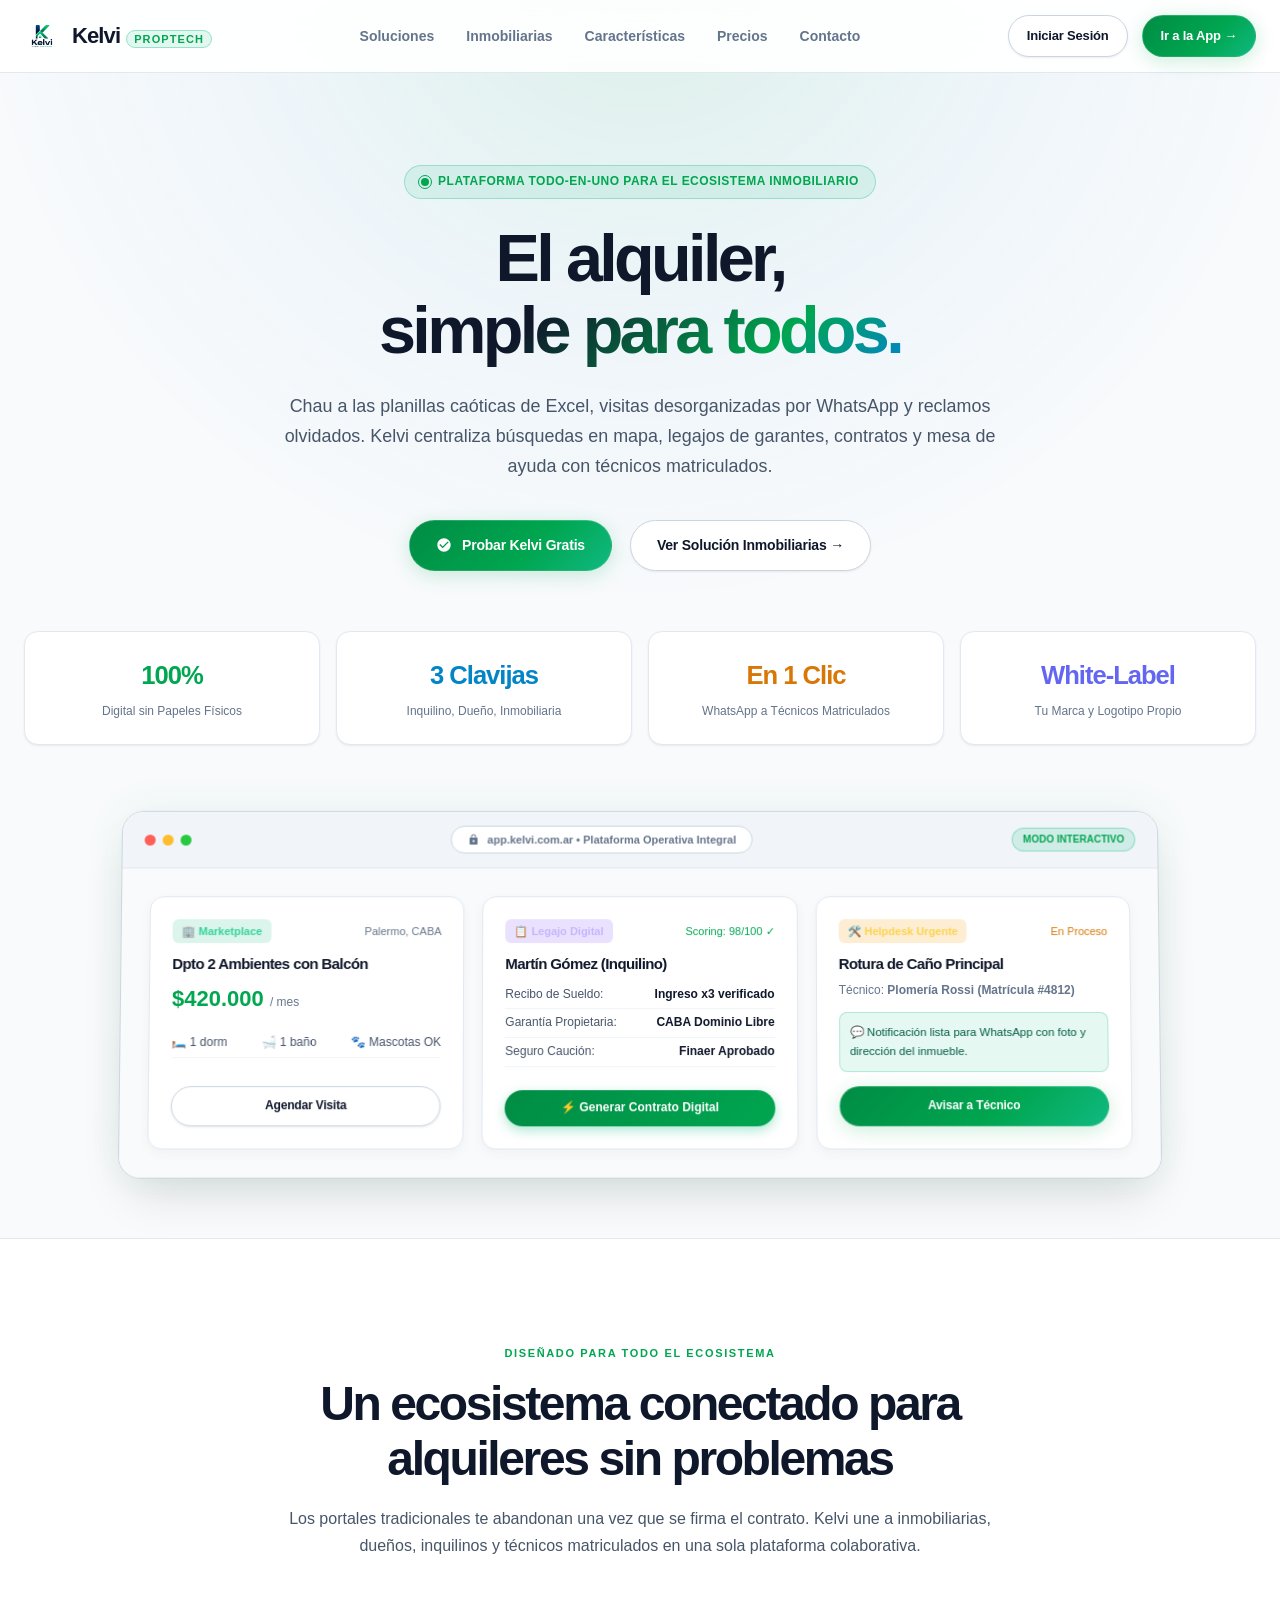
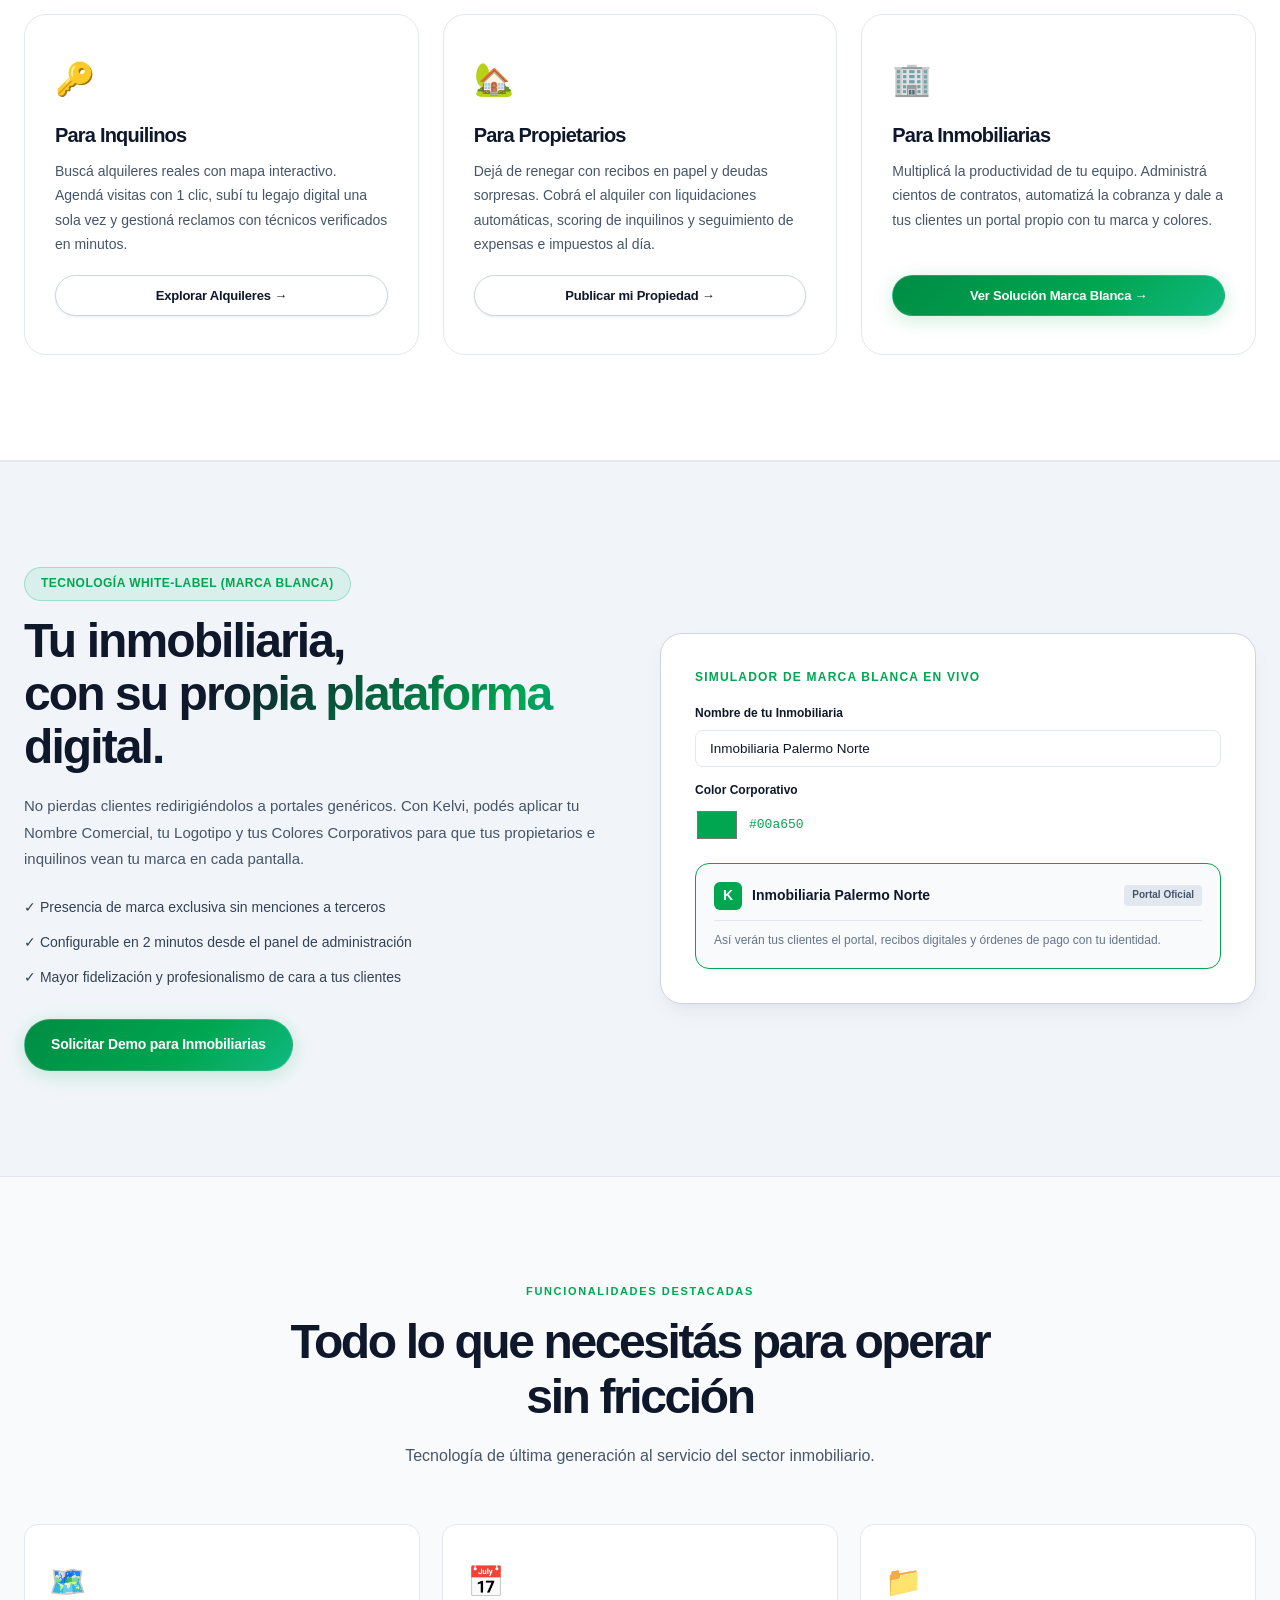
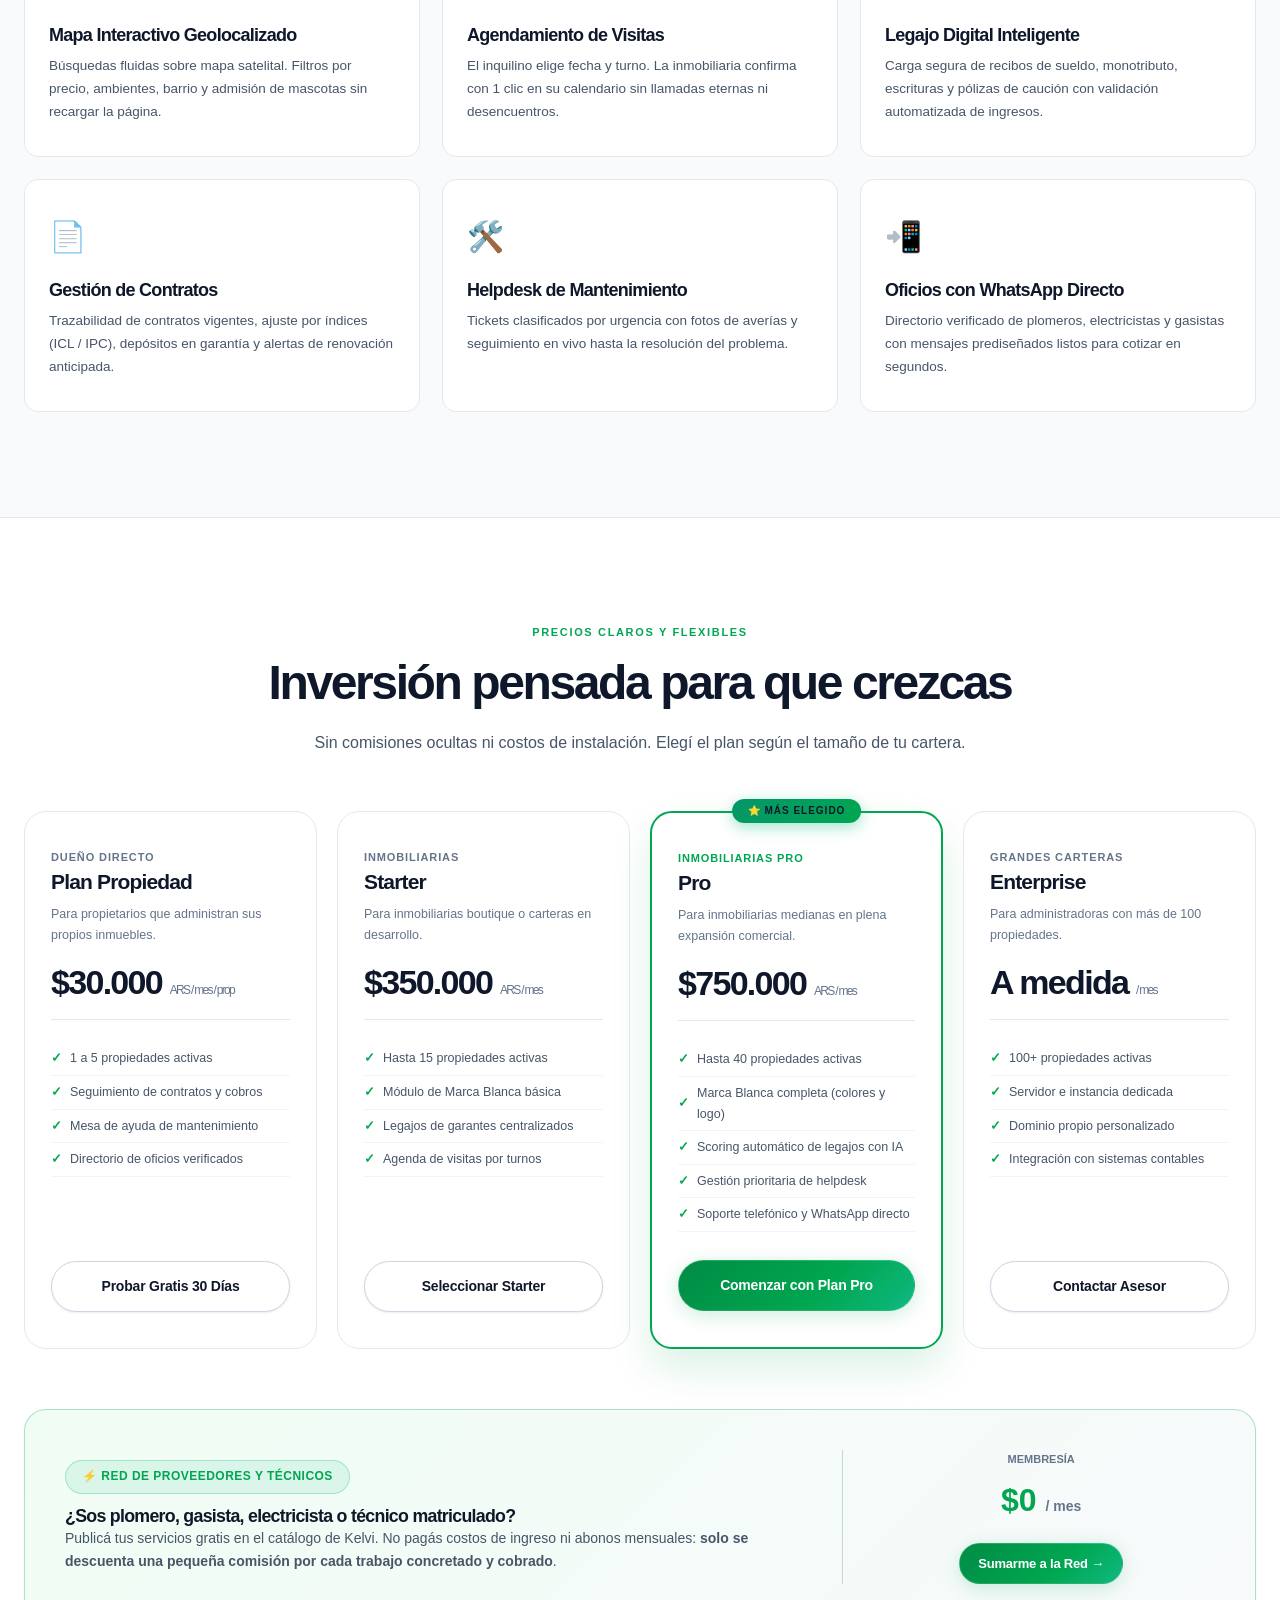
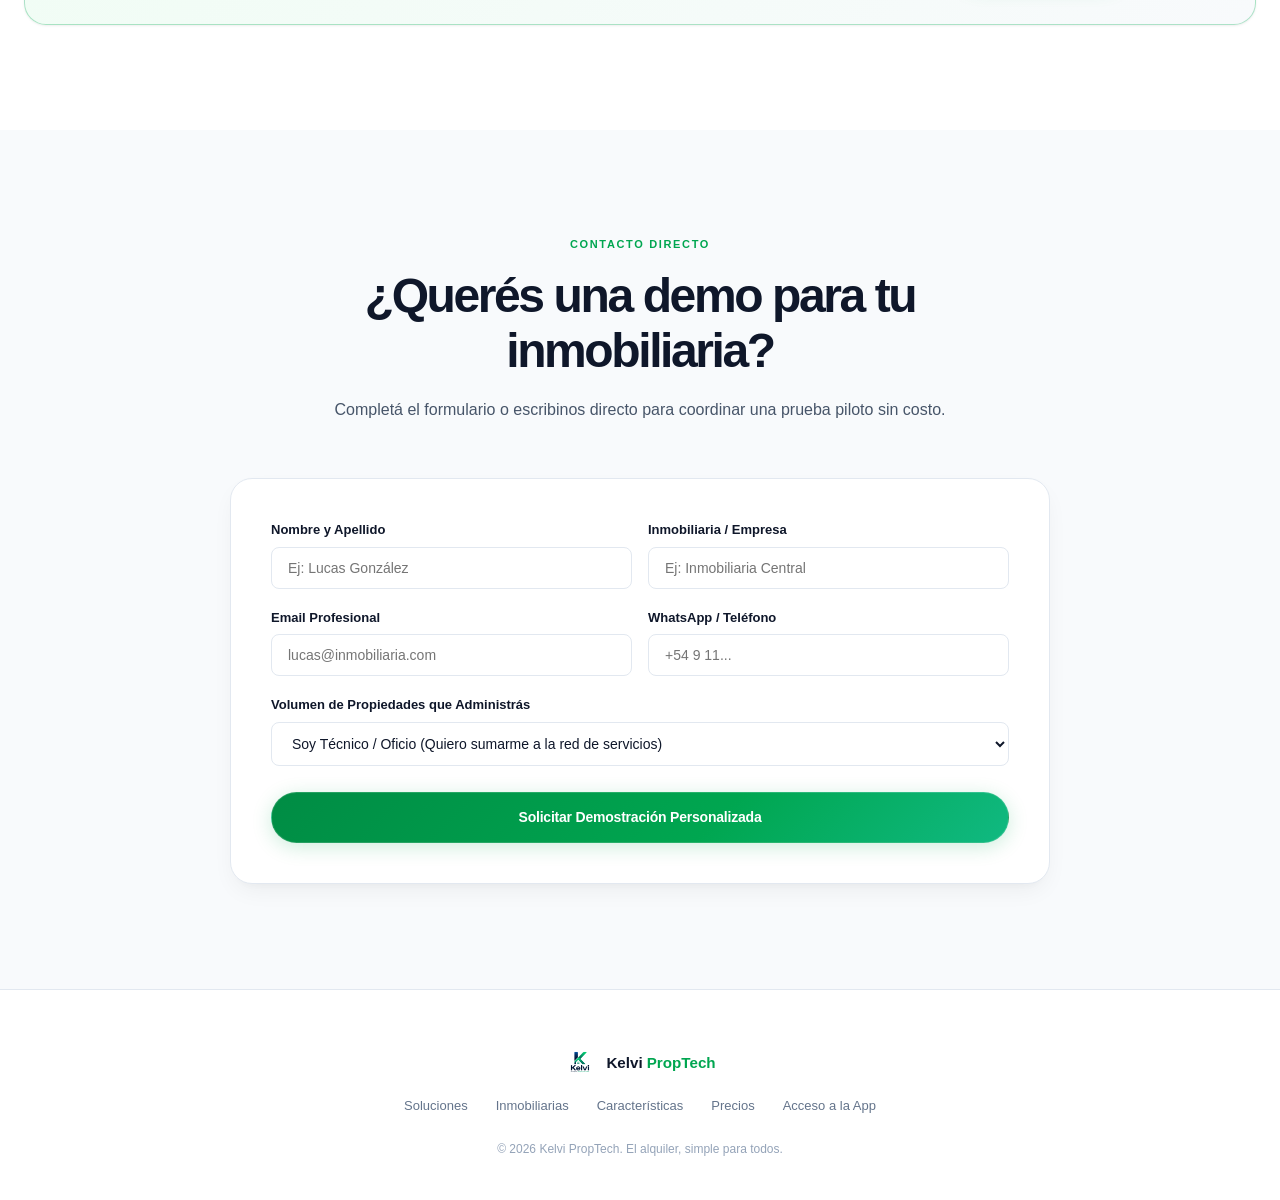
<file: frontend/index.html>
<!DOCTYPE html>
<html lang="es-AR">
<head>
  <meta charset="utf-8">
  <meta name="viewport" content="width=device-width, initial-scale=1">
  <title>Kelvi — El Alquiler, Simple para Todos · Plataforma PropTech Integral</title>
  <meta name="description" content="Kelvi simplifica la gestión integral de alquileres: marketplace interactivo, visitas, scoring de legajos de garantes con IA, contratos y mesa de ayuda con técnicos matriculados.">
  <meta name="theme-color" content="#ffffff">
  <link rel="icon" type="image/png" href="img/logo.png">

  <style>
    /* ==========================================================================
       Kelvi PropTech — World-Class Real Estate Editorial Design System
       Zero-Bloat Vanilla Architecture (No Tailwind, No Heavy Frameworks)
       Palette: Deep Obsidian (#060911), Emerald Trust (#10b981 / #00a650), Royal Violet
       ========================================================================== */

    :root {
      /* Palette Light Clean */
      --bg-canvas: #f8fafc;
      --bg-surface: #ffffff;
      --bg-surface-elevated: #f1f5f9;
      --bg-surface-hover: #e2e8f0;
      --border-subtle: #e2e8f0;
      --border-glow: rgba(0, 166, 80, 0.25);

      /* Accents */
      --brand: #00a650;
      --emerald: #00a650;
      --emerald-glow: rgba(0, 166, 80, 0.2);
      --purple: #6366f1;
      --purple-soft: rgba(99, 102, 241, 0.1);
      --cyan: #0284c7;
      --amber: #d97706;

      /* Typography */
      --text-main: #0f172a;
      --text-body: #475569;
      --text-muted: #64748b;
      --text-faint: #94a3b8;

      /* Fluid Scale */
      --font-hero: clamp(2.4rem, 5.2vw, 4.4rem);
      --font-h2: clamp(1.85rem, 3.8vw, 3rem);
      --font-h3: clamp(1.3rem, 2.2vw, 1.95rem);
      --font-body: clamp(0.95rem, 1.05vw, 1.05rem);

      /* Radii */
      --radius-sm: 8px;
      --radius-md: 14px;
      --radius-lg: 22px;
      --radius-pill: 9999px;

      /* Shadows */
      --shadow-sm: 0 1px 3px rgba(0, 0, 0, 0.05), 0 1px 2px rgba(0, 0, 0, 0.03);
      --shadow-md: 0 10px 25px -5px rgba(0, 0, 0, 0.06), 0 8px 10px -6px rgba(0, 0, 0, 0.03);
      --shadow-lg: 0 20px 40px -12px rgba(0, 0, 0, 0.08), 0 0 35px rgba(0, 166, 80, 0.08);

      --ease: cubic-bezier(0.22, 1, 0.36, 1);
      --transition-fast: 0.2s var(--ease);
      --transition-base: 0.35s var(--ease);
      --max-width: 1240px;
    }

    *, *::before, *::after {
      box-sizing: border-box;
      margin: 0;
      padding: 0;
    }

    html {
      scroll-behavior: smooth;
      scroll-padding-top: 96px;
      color-scheme: light;
      text-size-adjust: 100%;
    }

    body {
      background-color: var(--bg-canvas);
      color: var(--text-body);
      font-family: -apple-system, BlinkMacSystemFont, "Segoe UI", Roboto, "Helvetica Neue", Arial, sans-serif;
      font-size: var(--font-body);
      line-height: 1.65;
      overflow-x: hidden;
      -webkit-font-smoothing: antialiased;
    }

    /* Ambient Emerald Radial Glow */
    body::before {
      content: "";
      position: fixed;
      top: 0;
      left: 50%;
      transform: translateX(-50%);
      width: 100vw;
      height: 650px;
      background: radial-gradient(circle at 50% -10%, rgba(0, 166, 80, 0.12) 0%, rgba(2, 132, 199, 0.04) 40%, transparent 70%);
      pointer-events: none;
      z-index: 0;
    }

    h1, h2, h3, h4, h5, h6 {
      color: var(--text-main);
      font-weight: 700;
      letter-spacing: -0.04em;
      line-height: 1.15;
    }

    a {
      color: inherit;
      text-decoration: none;
      transition: color var(--transition-fast), border-color var(--transition-fast);
    }

    button {
      font: inherit;
      color: inherit;
      background: none;
      border: none;
      cursor: pointer;
    }

    img, svg {
      display: block;
      max-width: 100%;
      height: auto;
    }

    :focus-visible {
      outline: 2px solid var(--emerald);
      outline-offset: 3px;
      border-radius: 6px;
    }

    .skip-link {
      position: fixed;
      top: 12px;
      left: 12px;
      transform: translateY(-160%);
      padding: 12px 20px;
      background: var(--emerald);
      color: #060911;
      font-weight: 700;
      font-size: 13px;
      border-radius: var(--radius-sm);
      z-index: 10000;
      transition: transform var(--transition-fast);
    }
    .skip-link:focus { transform: translateY(0); }

    .container {
      width: min(var(--max-width), calc(100% - 48px));
      margin-inline: auto;
      position: relative;
      z-index: 1;
    }

    .section-pad {
      padding-block: 105px;
      position: relative;
    }

    .gradient-text {
      background: linear-gradient(135deg, #0f172a 30%, #00a650 75%, #0284c7 100%);
      -webkit-background-clip: text;
      -webkit-text-fill-color: transparent;
      display: inline-block;
    }

    /* Buttons */
    .btn {
      display: inline-flex;
      align-items: center;
      justify-content: center;
      gap: 10px;
      padding: 13px 26px;
      border-radius: var(--radius-pill);
      font-size: 14px;
      font-weight: 650;
      letter-spacing: -0.015em;
      transition: all var(--transition-base);
      cursor: pointer;
      text-align: center;
      white-space: nowrap;
    }
    .btn svg { width: 16px; height: 16px; fill: currentColor; }

    .btn-glow {
      background: linear-gradient(135deg, #008c44, var(--emerald) 60%, #10b981 100%);
      color: #ffffff;
      box-shadow: 0 4px 20px var(--emerald-glow);
      border: 1px solid rgba(255, 255, 255, 0.15);
    }
    .btn-glow:hover {
      transform: translateY(-2px);
      box-shadow: 0 8px 24px rgba(0, 166, 80, 0.35);
      color: #ffffff;
    }

    .btn-glass {
      background: #ffffff;
      color: #0f172a;
      border: 1px solid #cbd5e1;
      box-shadow: var(--shadow-sm);
    }
    .btn-glass:hover {
      background: #f8fafc;
      border-color: #94a3b8;
      transform: translateY(-2px);
      color: #0f172a;
    }

    .btn-sm { padding: 9px 18px; font-size: 13px; }

    /* Eyebrow Badge */
    .eyebrow-badge {
      display: inline-flex;
      align-items: center;
      gap: 9px;
      padding: 6px 16px;
      background: rgba(16, 185, 129, 0.1);
      border: 1px solid rgba(16, 185, 129, 0.3);
      border-radius: var(--radius-pill);
      color: var(--emerald);
      font-size: 12px;
      font-weight: 650;
      letter-spacing: 0.04em;
      text-transform: uppercase;
      margin-bottom: 24px;
    }
    .status-pulse {
      width: 8px;
      height: 8px;
      background: var(--emerald);
      border-radius: 50%;
      position: relative;
    }
    .status-pulse::after {
      content: "";
      position: absolute;
      inset: -3px;
      border-radius: 50%;
      border: 1.5px solid var(--emerald);
      animation: pulse-ring 2s infinite var(--ease);
    }
    @keyframes pulse-ring {
      0% { transform: scale(0.9); opacity: 1; }
      100% { transform: scale(2.2); opacity: 0; }
    }

    /* Header */
    .site-header {
      position: fixed;
      top: 0;
      left: 0;
      right: 0;
      z-index: 1000;
      background: rgba(255, 255, 255, 0.92);
      backdrop-filter: blur(20px) saturate(180%);
      -webkit-backdrop-filter: blur(20px) saturate(180%);
      border-bottom: 1px solid var(--border-subtle);
      transition: background var(--transition-base), box-shadow var(--transition-base);
    }
    .site-header.is-scrolled {
      background: rgba(255, 255, 255, 0.98);
      box-shadow: 0 4px 20px rgba(0, 0, 0, 0.06);
    }
    .reading-progress {
      position: absolute;
      bottom: 0;
      left: 0;
      height: 2px;
      background: linear-gradient(90deg, var(--emerald), var(--cyan));
      width: 0%;
      transition: width 0.08s linear;
    }
    .nav-wrapper {
      height: 72px;
      display: flex;
      align-items: center;
      justify-content: space-between;
      gap: 20px;
    }
    .brand-logo {
      display: inline-flex;
      align-items: center;
      gap: 12px;
      font-size: 22px;
      font-weight: 750;
      letter-spacing: -0.04em;
      color: #0f172a;
    }
    .brand-logo img {
      width: 36px;
      height: 36px;
      border-radius: 9px;
      object-fit: contain;
    }
    .brand-logo span span {
      color: var(--emerald);
      font-size: 11px;
      font-weight: 700;
      text-transform: uppercase;
      letter-spacing: 0.1em;
      margin-left: 6px;
      border: 1px solid rgba(16, 185, 129, 0.35);
      background: rgba(16, 185, 129, 0.12);
      padding: 2px 7px;
      border-radius: var(--radius-pill);
    }

    .nav-menu {
      display: flex;
      align-items: center;
      gap: 32px;
      list-style: none;
    }
    .nav-menu a {
      font-size: 14px;
      font-weight: 550;
      color: var(--text-muted);
      transition: color var(--transition-fast);
      padding-block: 6px;
    }
    .nav-menu a:hover { color: var(--emerald); }

    .nav-actions {
      display: flex;
      align-items: center;
      gap: 14px;
    }
    .menu-toggle {
      display: none;
      width: 44px;
      height: 44px;
      align-items: center;
      justify-content: center;
      color: #0f172a;
      border-radius: 8px;
    }

    /* Hero */
    .hero {
      padding-top: 165px;
      padding-bottom: 60px;
      text-align: center;
    }
    .hero-title {
      font-size: var(--font-hero);
      letter-spacing: -0.055em;
      line-height: 1.08;
      max-width: 980px;
      margin: 0 auto 24px;
    }
    .hero-subtitle {
      font-size: clamp(1.05rem, 1.4vw, 1.25rem);
      line-height: 1.7;
      color: var(--text-body);
      max-width: 760px;
      margin: 0 auto 38px;
    }
    .hero-actions {
      display: flex;
      justify-content: center;
      align-items: center;
      gap: 18px;
      flex-wrap: wrap;
    }

    /* Metric Strip */
    .stat-strip {
      display: grid;
      grid-template-columns: repeat(4, 1fr);
      gap: 16px;
      margin-top: 60px;
    }
    .stat-pill {
      background: #ffffff;
      border: 1px solid #e2e8f0;
      border-radius: var(--radius-md);
      padding: 22px 18px;
      text-align: center;
      box-shadow: var(--shadow-sm);
      transition: transform var(--transition-base), border-color var(--transition-base);
    }
    .stat-pill:hover {
      transform: translateY(-4px);
      border-color: var(--emerald);
    }
    .stat-title {
      font-size: 1.6rem;
      font-weight: 850;
      letter-spacing: -0.04em;
      margin-bottom: 6px;
    }
    .stat-desc {
      font-size: 12px;
      color: var(--text-muted);
    }

    /* ==========================================================================
       Interactive Live PropTech Mockup (3 Columns: Market, Scoring, Helpdesk)
       ========================================================================== */
    .mockup-container {
      margin-top: 65px;
      perspective: 1400px;
    }
    .mockup-window {
      background: #ffffff;
      border: 1px solid #cbd5e1;
      border-radius: var(--radius-lg);
      box-shadow: 0 25px 50px -12px rgba(0, 0, 0, 0.12), 0 0 40px rgba(0, 166, 80, 0.08);
      overflow: hidden;
      max-width: 1040px;
      margin: 0 auto;
      text-align: left;
      transform: rotateX(1.8deg);
      transition: transform 0.5s var(--ease), box-shadow 0.5s var(--ease);
    }
    .mockup-window:hover {
      transform: rotateX(0deg) translateY(-4px);
      box-shadow: 0 30px 60px -10px rgba(0, 0, 0, 0.16), 0 0 50px rgba(0, 166, 80, 0.14);
    }
    .mockup-bar {
      background: #f1f5f9;
      padding: 14px 22px;
      border-bottom: 1px solid #e2e8f0;
      display: flex;
      align-items: center;
      justify-content: space-between;
      gap: 16px;
    }
    .mockup-dots { display: inline-flex; gap: 7px; }
    .dot { width: 11px; height: 11px; border-radius: 50%; }
    .dot-red { background: #ff5f56; }
    .dot-yellow { background: #ffbd2e; }
    .dot-green { background: #27c93f; }

    .mockup-address {
      background: #ffffff;
      border: 1px solid #cbd5e1;
      border-radius: var(--radius-pill);
      padding: 4px 16px;
      font-size: 11px;
      font-weight: 550;
      color: var(--text-muted);
      display: flex;
      align-items: center;
      gap: 8px;
    }
    .mockup-badge {
      font-size: 10px;
      font-weight: 700;
      text-transform: uppercase;
      background: rgba(16, 185, 129, 0.15);
      border: 1px solid rgba(16, 185, 129, 0.35);
      color: var(--emerald);
      padding: 3px 10px;
      border-radius: var(--radius-pill);
    }
    .mockup-body {
      padding: 28px;
      background: #f8fafc;
    }

    .preview-cols {
      display: grid;
      grid-template-columns: repeat(3, 1fr);
      gap: 18px;
    }
    .preview-card {
      background: #ffffff;
      border: 1px solid #e2e8f0;
      border-radius: var(--radius-md);
      padding: 22px;
      display: flex;
      flex-direction: column;
      justify-content: space-between;
      box-shadow: 0 4px 12px rgba(0, 0, 0, 0.04);
    }
    .preview-card-header {
      display: flex;
      justify-content: space-between;
      align-items: center;
      margin-bottom: 12px;
    }
    .preview-tag {
      font-size: 11px;
      font-weight: 700;
      padding: 3px 9px;
      border-radius: 6px;
    }
    .tag-market { background: rgba(16, 185, 129, 0.15); color: #34d399; }
    .tag-scoring { background: rgba(139, 92, 246, 0.18); color: #c4b5fd; }
    .tag-help { background: rgba(245, 158, 11, 0.18); color: #fcd34d; }

    .preview-card h4 {
      font-size: 15px;
      margin-bottom: 8px;
      color: #0f172a;
    }
    .price-tag-big {
      font-size: 22px;
      font-weight: 850;
      color: var(--emerald);
      margin-bottom: 12px;
    }
    .preview-detail-list {
      list-style: none;
      font-size: 12px;
      color: var(--text-body);
      margin-bottom: 18px;
    }
    .preview-detail-list li {
      padding-block: 4px;
      display: flex;
      justify-content: space-between;
      border-bottom: 1px solid #f1f5f9;
    }
    .preview-detail-list li strong { color: #0f172a; }

    /* Interactive Scoring Action */
    .btn-sim-score {
      padding: 8px 16px;
      font-size: 12px;
      font-weight: 750;
      border-radius: var(--radius-pill);
      background: linear-gradient(135deg, #008c44, var(--emerald));
      color: #ffffff;
      text-align: center;
      width: 100%;
      box-shadow: 0 4px 12px rgba(16, 185, 129, 0.35);
    }
    .btn-sim-score:hover { transform: translateY(-1px); }

    .kelvi-toast {
      display: none;
      margin-top: 16px;
      padding: 12px 18px;
      border-radius: var(--radius-sm);
      font-size: 12.5px;
      font-weight: 600;
      background: rgba(16, 185, 129, 0.16);
      border: 1px solid rgba(16, 185, 129, 0.4);
      color: #6ee7b7;
      text-align: center;
    }

    /* Section Headers */
    .section-header {
      text-align: center;
      max-width: 760px;
      margin: 0 auto 55px;
    }
    .section-eyebrow {
      font-size: 11px;
      font-weight: 750;
      letter-spacing: 0.15em;
      text-transform: uppercase;
      color: var(--emerald);
      margin-bottom: 14px;
    }
    .section-title {
      font-size: var(--font-h2);
      letter-spacing: -0.05em;
      margin-bottom: 18px;
    }
    .section-subtitle {
      font-size: 16px;
      color: var(--text-body);
      line-height: 1.7;
    }

    /* ==========================================================================
       Soluciones Tripartitas (Inquilinos, Propietarios, Inmobiliarias)
       ========================================================================== */
    .solutions-grid {
      display: grid;
      grid-template-columns: repeat(3, 1fr);
      gap: 24px;
    }
    .solution-card {
      background: var(--bg-surface);
      border: 1px solid var(--border-subtle);
      border-radius: var(--radius-lg);
      padding: 38px 30px;
      display: flex;
      flex-direction: column;
      transition: transform var(--transition-base), border-color var(--transition-base);
    }
    .solution-card:hover {
      transform: translateY(-6px);
      border-color: rgba(16, 185, 129, 0.35);
      box-shadow: var(--shadow-md);
    }
    .solution-icon {
      font-size: 32px;
      margin-bottom: 18px;
    }
    .solution-card h3 {
      font-size: 20px;
      margin-bottom: 12px;
    }
    .solution-card p {
      font-size: 14px;
      color: var(--text-body);
      line-height: 1.75;
      margin-bottom: 18px;
    }

    /* ==========================================================================
       Interactive White-Label Simulator
       ========================================================================== */
    .whitelabel-section {
      background: #f1f5f9;
      border-top: 1px solid var(--border-subtle);
      border-bottom: 1px solid var(--border-subtle);
    }
    .whitelabel-grid {
      display: grid;
      grid-template-columns: 1fr 1fr;
      gap: 40px;
      align-items: center;
    }
    .whitelabel-card {
      background: #ffffff;
      border: 1px solid #cbd5e1;
      border-radius: var(--radius-lg);
      padding: 34px;
      box-shadow: var(--shadow-md);
    }
    .whitelabel-live-box {
      margin-top: 20px;
      padding: 18px;
      border-radius: var(--radius-md);
      background: #f8fafc;
      border: 1.5px solid var(--emerald);
      transition: border-color 0.3s;
    }

    /* ==========================================================================
       6 Features Grid
       ========================================================================== */
    .features-grid {
      display: grid;
      grid-template-columns: repeat(3, 1fr);
      gap: 22px;
    }
    .feature-card {
      background: var(--bg-surface);
      border: 1px solid var(--border-subtle);
      border-radius: var(--radius-md);
      padding: 32px 24px;
      transition: transform var(--transition-base), border-color var(--transition-base), background var(--transition-base);
    }
    .feature-card:hover {
      transform: translateY(-5px);
      background: var(--bg-surface-elevated);
      border-color: rgba(16, 185, 129, 0.35);
      box-shadow: var(--shadow-md);
    }
    .feature-icon-box {
      font-size: 30px;
      margin-bottom: 18px;
    }
    .feature-card h4 {
      font-size: 18px;
      margin-bottom: 10px;
    }
    .feature-card p {
      font-size: 13.5px;
      line-height: 1.7;
      color: var(--text-body);
    }

    /* ==========================================================================
       Pricing Tiers (4 Plans in ARS)
       ========================================================================== */
    .pricing-grid {
      display: grid;
      grid-template-columns: repeat(4, 1fr);
      gap: 20px;
      align-items: stretch;
    }
    .pricing-card {
      background: var(--bg-surface);
      border: 1px solid var(--border-subtle);
      border-radius: var(--radius-lg);
      padding: 36px 26px;
      display: flex;
      flex-direction: column;
      position: relative;
      transition: transform var(--transition-base), border-color var(--transition-base), box-shadow var(--transition-base);
    }
    .pricing-card:hover {
      transform: translateY(-8px);
      box-shadow: var(--shadow-lg);
    }
    .pricing-card.is-popular {
      background: #ffffff;
      border: 2px solid var(--emerald);
      box-shadow: 0 20px 40px rgba(0, 166, 80, 0.14);
    }
    .popular-ribbon {
      position: absolute;
      top: -14px;
      left: 50%;
      transform: translateX(-50%);
      background: linear-gradient(135deg, #059669, var(--emerald));
      color: #0f172a;
      font-size: 10px;
      font-weight: 800;
      letter-spacing: 0.1em;
      text-transform: uppercase;
      padding: 4px 16px;
      border-radius: var(--radius-pill);
      box-shadow: 0 4px 15px rgba(16, 185, 129, 0.4);
    }
    .plan-tier-label {
      font-size: 11px;
      font-weight: 750;
      text-transform: uppercase;
      color: var(--text-muted);
      letter-spacing: 0.08em;
    }
    .plan-title {
      font-size: 21px;
      margin: 4px 0 10px;
    }
    .plan-desc {
      font-size: 12.5px;
      color: var(--text-muted);
      min-height: 38px;
      margin-bottom: 20px;
    }
    .price-wrap {
      margin-bottom: 22px;
      padding-bottom: 20px;
      border-bottom: 1px solid #e2e8f0;
    }
    .price-num {
      font-size: 34px;
      font-weight: 850;
      color: #0f172a;
      letter-spacing: -0.05em;
      line-height: 1;
    }
    .price-unit {
      font-size: 12px;
      color: var(--text-muted);
      font-weight: 500;
    }
    .plan-features {
      list-style: none;
      margin-bottom: 28px;
      flex-grow: 1;
    }
    .plan-features li {
      font-size: 12.5px;
      color: #475569;
      padding-block: 6px;
      border-bottom: 1px solid #f1f5f9;
      display: flex;
      align-items: center;
      gap: 8px;
    }
    .plan-features li::before {
      content: "✓";
      color: var(--emerald);
      font-weight: 800;
    }

    /* Red de Profesionales Banner */
    .pro-network-banner {
      margin-top: 60px;
      background: linear-gradient(135deg, #f0fdf4, #f8fafc);
      border: 1.5px solid rgba(0, 166, 80, 0.3);
      border-radius: var(--radius-lg);
      padding: 40px;
      display: grid;
      grid-template-columns: 2fr 1fr;
      gap: 32px;
      align-items: center;
      box-shadow: var(--shadow-sm);
    }

    /* Footer */
    .site-footer {
      border-top: 1px solid var(--border-subtle);
      padding: 60px 0 40px;
      background: #ffffff;
      text-align: center;
    }
    .footer-links {
      display: flex;
      justify-content: center;
      gap: 28px;
      margin-bottom: 24px;
      flex-wrap: wrap;
    }
    .footer-links a {
      font-size: 13px;
      color: var(--text-muted);
    }
    .footer-links a:hover { color: var(--emerald); }

    /* Mobile Drawer */
    .mobile-drawer {
      display: none;
      position: fixed;
      inset: 72px 0 0;
      background: rgba(255, 255, 255, 0.98);
      backdrop-filter: blur(25px);
      padding: 30px 24px;
      z-index: 999;
      flex-direction: column;
      gap: 20px;
    }
    .mobile-drawer.is-open { display: flex; }
    .mobile-drawer a {
      font-size: 18px;
      font-weight: 650;
      color: #0f172a;
      padding-block: 12px;
      border-bottom: 1px solid var(--border-subtle);
    }

    @media (max-width: 1180px) {
      .pricing-grid { grid-template-columns: repeat(2, 1fr); max-width: 720px; margin-inline: auto; }
      .whitelabel-grid { grid-template-columns: 1fr; }
      .pro-network-banner { grid-template-columns: 1fr; }
    }
    @media (max-width: 860px) {
      .nav-menu { display: none; }
      .menu-toggle { display: flex; }
      .preview-cols { grid-template-columns: 1fr; }
      .solutions-grid { grid-template-columns: 1fr; }
      .features-grid { grid-template-columns: 1fr; }
      .stat-strip { grid-template-columns: repeat(2, 1fr); }
    }
    @media (max-width: 640px) {
      .container { width: calc(100% - 32px); }
      .stat-strip { grid-template-columns: 1fr; }
      .pricing-grid { grid-template-columns: 1fr; max-width: 480px; }
      .hero-actions { flex-direction: column; width: 100%; }
      .hero-actions .btn { width: 100%; }
    }

    @media (prefers-reduced-motion: reduce) {
      html { scroll-behavior: auto !important; }
      *, *::before, *::after { animation: none !important; transition: none !important; }
      .mockup-window { transform: none !important; }
    }
  </style>
</head>
<body>

  <a class="skip-link" href="#contenido">Saltar al contenido</a>

  <!-- Header -->
  <header class="site-header" id="cabecera">
    <div class="reading-progress" id="progress-bar" aria-hidden="true"></div>
    <div class="container nav-wrapper">
      <a href="#" class="brand-logo" aria-label="Kelvi, Inicio">
        <img src="img/logo.png" alt="Logo de Kelvi" width="36" height="36">
        <span>Kelvi<span>PropTech</span></span>
      </a>

      <nav aria-label="Navegación principal">
        <ul class="nav-menu">
          <li><a href="#soluciones">Soluciones</a></li>
          <li><a href="#inmobiliarias">Inmobiliarias</a></li>
          <li><a href="#caracteristicas">Características</a></li>
          <li><a href="#precios">Precios</a></li>
          <li><a href="#contacto">Contacto</a></li>
        </ul>
      </nav>

      <div class="nav-actions">
        <a href="app.html" class="btn btn-glass btn-sm">Iniciar Sesión</a>
        <a href="app.html#register" class="btn btn-glow btn-sm">Ir a la App &rarr;</a>
        <button class="menu-toggle" id="btn-toggle-menu" aria-label="Abrir Menú" aria-expanded="false" type="button">
          <svg viewBox="0 0 24 24" width="24" height="24" fill="currentColor"><path d="M3 18h18v-2H3v2zm0-5h18v-2H3v2zm0-7v2h18V6H3z"/></svg>
        </button>
      </div>
    </div>

    <!-- Mobile Drawer -->
    <div class="mobile-drawer" id="mobile-menu" aria-hidden="true">
      <a href="#soluciones" class="mob-link">Soluciones Inmobiliarias</a>
      <a href="#inmobiliarias" class="mob-link">Tecnología White-Label</a>
      <a href="#caracteristicas" class="mob-link">Características del Sistema</a>
      <a href="#precios" class="mob-link">Planes y Precios</a>
      <a href="#contacto" class="mob-link">Contacto Directo</a>
      <a href="app.html" class="btn btn-glass" style="margin-top: 10px;">Iniciar Sesión</a>
      <a href="app.html#register" class="btn btn-glow">Registrarme Gratis</a>
    </div>
  </header>

  <main id="contenido">
    <!-- Hero Section -->
    <section class="hero">
      <div class="container">
        <div class="eyebrow-badge">
          <span class="status-pulse" aria-hidden="true"></span>
          Plataforma Todo-en-Uno para el Ecosistema Inmobiliario
        </div>

        <h1 class="hero-title">
          El alquiler,<br>
          <span class="gradient-text">simple para todos.</span>
        </h1>

        <p class="hero-subtitle">
          Chau a las planillas caóticas de Excel, visitas desorganizadas por WhatsApp y reclamos olvidados. Kelvi centraliza búsquedas en mapa, legajos de garantes, contratos y mesa de ayuda con técnicos matriculados.
        </p>

        <div class="hero-actions">
          <a href="app.html#register" class="btn btn-glow">
            <svg viewBox="0 0 24 24"><path d="M12 2C6.48 2 2 6.48 2 12s4.48 10 10 10 10-4.48 10-10S17.52 2 12 2zm-2 15l-5-5 1.41-1.41L10 14.17l7.59-7.59L19 8l-9 9z"/></svg>
            Probar Kelvi Gratis
          </a>
          <a href="#inmobiliarias" class="btn btn-glass">
            Ver Solución Inmobiliarias &rarr;
          </a>
        </div>

        <!-- 4 Stat Badges -->
        <div class="stat-strip">
          <div class="stat-pill">
            <div class="stat-title" style="color: var(--emerald);">100%</div>
            <div class="stat-desc">Digital sin Papeles Físicos</div>
          </div>
          <div class="stat-pill">
            <div class="stat-title" style="color: var(--cyan);">3 Clavijas</div>
            <div class="stat-desc">Inquilino, Dueño, Inmobiliaria</div>
          </div>
          <div class="stat-pill">
            <div class="stat-title" style="color: var(--amber);">En 1 Clic</div>
            <div class="stat-desc">WhatsApp a Técnicos Matriculados</div>
          </div>
          <div class="stat-pill">
            <div class="stat-title" style="color: var(--purple);">White-Label</div>
            <div class="stat-desc">Tu Marca y Logotipo Propio</div>
          </div>
        </div>

        <!-- Interactive 3D PropTech Mockup -->
        <div class="mockup-container">
          <div class="mockup-window">
            <div class="mockup-bar">
              <div class="mockup-dots" aria-hidden="true">
                <span class="dot dot-red"></span>
                <span class="dot dot-yellow"></span>
                <span class="dot dot-green"></span>
              </div>
              <div class="mockup-address">
                <svg width="12" height="12" viewBox="0 0 24 24" fill="currentColor"><path d="M18 8h-1V6c0-2.76-2.24-5-5-5S7 3.24 7 6v2H6c-1.1 0-2 .9-2 2v10c0 1.1.9 2 2 2h12c1.1 0 2-.9 2-2V10c0-1.1-.9-2-2-2zm-6 9c-1.1 0-2-.9-2-2s.9-2 2-2 2 .9 2 2-.9 2-2 2zm3.1-9H8.9V6c0-1.71 1.39-3.1 3.1-3.1 1.71 0 3.1 1.39 3.1 3.1v2z"/></svg>
                <span>app.kelvi.com.ar • Plataforma Operativa Integral</span>
              </div>
              <div class="mockup-badge">Modo Interactivo</div>
            </div>

            <div class="mockup-body">
              <div class="preview-cols">
                <!-- Col 1: Marketplace -->
                <div class="preview-card">
                  <div>
                    <div class="preview-card-header">
                      <span class="preview-tag tag-market">🏢 Marketplace</span>
                      <span style="font-size: 11px; color: var(--text-muted);">Palermo, CABA</span>
                    </div>
                    <h4>Dpto 2 Ambientes con Balcón</h4>
                    <div class="price-tag-big">$420.000 <span style="font-size: 12px; color: var(--text-muted); font-weight: normal;">/ mes</span></div>
                    <ul class="preview-detail-list">
                      <li><span>🛏️ 1 dorm</span> <span>🛁 1 baño</span> <span>🐾 Mascotas OK</span></li>
                    </ul>
                  </div>
                  <a href="app.html" class="btn btn-glass btn-sm" style="width: 100%; font-size: 12px;">Agendar Visita</a>
                </div>

                <!-- Col 2: Legajos & Scoring IA -->
                <div class="preview-card" id="card-scoring">
                  <div>
                    <div class="preview-card-header">
                      <span class="preview-tag tag-scoring">📋 Legajo Digital</span>
                      <span style="font-size: 11px; color: var(--emerald);" id="scoring-badge">Scoring: 98/100 ✓</span>
                    </div>
                    <h4>Martín Gómez (Inquilino)</h4>
                    <ul class="preview-detail-list">
                      <li><span>Recibo de Sueldo:</span> <strong>Ingreso x3 verificado</strong></li>
                      <li><span>Garantía Propietaria:</span> <strong>CABA Dominio Libre</strong></li>
                      <li><span>Seguro Caución:</span> <strong>Finaer Aprobado</strong></li>
                    </ul>
                  </div>
                  <button type="button" class="btn-sim-score" id="btn-generate-contract">⚡ Generar Contrato Digital</button>
                </div>

                <!-- Col 3: Helpdesk & Mantenimiento -->
                <div class="preview-card">
                  <div>
                    <div class="preview-card-header">
                      <span class="preview-tag tag-help">🛠️ Helpdesk Urgente</span>
                      <span style="font-size: 11px; color: var(--amber);">En Proceso</span>
                    </div>
                    <h4>Rotura de Caño Principal</h4>
                    <p style="font-size: 12px; color: var(--text-muted); margin-bottom: 12px;">Técnico: <strong>Plomería Rossi (Matrícula #4812)</strong></p>
                    <div style="background: rgba(16, 185, 129, 0.1); border: 1px solid rgba(16, 185, 129, 0.25); border-radius: 8px; padding: 10px; font-size: 11.5px; color: #065f46; margin-bottom: 14px;">
                      💬 Notificación lista para WhatsApp con foto y dirección del inmueble.
                    </div>
                  </div>
                  <a href="app.html" class="btn btn-glow btn-sm" style="width: 100%; font-size: 12px;">Avisar a Técnico</a>
                </div>
              </div>

              <div class="kelvi-toast" id="kelvi-toast">
                🎉 ¡Contrato generado y firmado electrónicamente! Ambas partes han recibido el documento legal con código QR y fecha certificada.
              </div>
            </div>
          </div>
        </div>

      </div>
    </section>

    <!-- Soluciones por Perfil -->
    <section id="soluciones" class="section-pad" style="background: #ffffff; border-top: 1px solid var(--border-subtle); border-bottom: 1px solid var(--border-subtle);">
      <div class="container">
        <div class="section-header">
          <div class="section-eyebrow">Diseñado para todo el Ecosistema</div>
          <h2 class="section-title">Un ecosistema conectado para alquileres sin problemas</h2>
          <p class="section-subtitle">
            Los portales tradicionales te abandonan una vez que se firma el contrato. Kelvi une a inmobiliarias, dueños, inquilinos y técnicos matriculados en una sola plataforma colaborativa.
          </p>
        </div>

        <div class="solutions-grid">
          <article class="solution-card">
            <div class="solution-icon" aria-hidden="true">🔑</div>
            <h3>Para Inquilinos</h3>
            <p>Buscá alquileres reales con mapa interactivo. Agendá visitas con 1 clic, subí tu legajo digital una sola vez y gestioná reclamos con técnicos verificados en minutos.</p>
            <a href="app.html#register" class="btn btn-glass btn-sm" style="margin-top: auto; width: 100%;">Explorar Alquileres &rarr;</a>
          </article>

          <article class="solution-card">
            <div class="solution-icon" aria-hidden="true">🏡</div>
            <h3>Para Propietarios</h3>
            <p>Dejá de renegar con recibos en papel y deudas sorpresas. Cobrá el alquiler con liquidaciones automáticas, scoring de inquilinos y seguimiento de expensas e impuestos al día.</p>
            <a href="app.html#register" class="btn btn-glass btn-sm" style="margin-top: auto; width: 100%;">Publicar mi Propiedad &rarr;</a>
          </article>

          <article class="solution-card">
            <div class="solution-icon" aria-hidden="true">🏢</div>
            <h3>Para Inmobiliarias</h3>
            <p>Multiplicá la productividad de tu equipo. Administrá cientos de contratos, automatizá la cobranza y dale a tus clientes un portal propio con tu marca y colores.</p>
            <a href="#inmobiliarias" class="btn btn-glow btn-sm" style="margin-top: auto; width: 100%;">Ver Solución Marca Blanca &rarr;</a>
          </article>
        </div>
      </div>
    </section>

    <!-- White-Label Simulator -->
    <section id="inmobiliarias" class="section-pad whitelabel-section">
      <div class="container">
        <div class="whitelabel-grid">
          <div>
            <div class="eyebrow-badge" style="margin-bottom: 14px;">Tecnología White-Label (Marca Blanca)</div>
            <h2 style="font-size: var(--font-h2); line-height: 1.1; margin-bottom: 20px;">
              Tu inmobiliaria, <br>
              <span class="gradient-text">con su propia plataforma digital.</span>
            </h2>
            <p style="font-size: 15px; color: var(--text-body); line-height: 1.75; margin-bottom: 24px;">
              No pierdas clientes redirigiéndolos a portales genéricos. Con Kelvi, podés aplicar tu Nombre Comercial, tu Logotipo y tus Colores Corporativos para que tus propietarios e inquilinos vean tu marca en cada pantalla.
            </p>
            <div style="display: grid; gap: 12px; margin-bottom: 30px; font-size: 14px; color: #334155;">
              <div>✓ Presencia de marca exclusiva sin menciones a terceros</div>
              <div>✓ Configurable en 2 minutos desde el panel de administración</div>
              <div>✓ Mayor fidelización y profesionalismo de cara a tus clientes</div>
            </div>
            <a href="#contacto" class="btn btn-glow">Solicitar Demo para Inmobiliarias</a>
          </div>

          <!-- Live Simulator Box -->
          <div class="whitelabel-card">
            <div style="font-size: 12px; font-weight: 750; letter-spacing: 0.1em; text-transform: uppercase; color: var(--emerald); margin-bottom: 16px;">
              Simulador de Marca Blanca en Vivo
            </div>
            <div style="margin-bottom: 14px;">
              <label style="display: block; font-size: 12px; font-weight: 600; color: #0f172a; margin-bottom: 6px;">Nombre de tu Inmobiliaria</label>
              <input type="text" id="sim-brand-input" value="Inmobiliaria Palermo Norte" style="width: 100%; padding: 10px 14px; border-radius: var(--radius-sm); background: #ffffff; border: 1px solid var(--border-subtle); color: #0f172a; font-size: 13.5px;">
            </div>
            <div style="margin-bottom: 20px;">
              <label style="display: block; font-size: 12px; font-weight: 600; color: #0f172a; margin-bottom: 6px;">Color Corporativo</label>
              <div style="display: flex; align-items: center; gap: 10px;">
                <input type="color" id="sim-color-picker" value="#00a650" style="width: 44px; height: 36px; border: none; border-radius: 6px; cursor: pointer; background: transparent;">
                <span id="sim-color-hex" style="font-family: monospace; font-size: 13px; color: var(--emerald);">#00a650</span>
              </div>
            </div>

            <!-- Preview Card -->
            <div class="whitelabel-live-box" id="whitelabel-preview-box">
              <div style="display: flex; justify-content: space-between; align-items: center; padding-bottom: 10px; border-bottom: 1px solid #e2e8f0;">
                <div style="display: flex; align-items: center; gap: 10px;">
                  <div id="sim-logo-badge" style="width: 28px; height: 28px; border-radius: 6px; background: var(--emerald); color: #ffffff; font-weight: 800; font-size: 14px; display: grid; place-items: center;">K</div>
                  <strong id="sim-brand-title" style="color: #0f172a; font-size: 14px;">Inmobiliaria Palermo Norte</strong>
                </div>
                <span style="font-size: 10px; font-weight: 700; background: #e2e8f0; padding: 2px 8px; border-radius: 4px;">Portal Oficial</span>
              </div>
              <p style="font-size: 12px; color: var(--text-muted); margin-top: 10px;">Así verán tus clientes el portal, recibos digitales y órdenes de pago con tu identidad.</p>
            </div>
          </div>
        </div>
      </div>
    </section>

    <!-- Características -->
    <section id="caracteristicas" class="section-pad">
      <div class="container">
        <div class="section-header">
          <div class="section-eyebrow">Funcionalidades Destacadas</div>
          <h2 class="section-title">Todo lo que necesitás para operar sin fricción</h2>
          <p class="section-subtitle">Tecnología de última generación al servicio del sector inmobiliario.</p>
        </div>

        <div class="features-grid">
          <div class="feature-card">
            <div class="feature-icon-box" aria-hidden="true">🗺️</div>
            <h4>Mapa Interactivo Geolocalizado</h4>
            <p>Búsquedas fluidas sobre mapa satelital. Filtros por precio, ambientes, barrio y admisión de mascotas sin recargar la página.</p>
          </div>
          <div class="feature-card">
            <div class="feature-icon-box" aria-hidden="true">📅</div>
            <h4>Agendamiento de Visitas</h4>
            <p>El inquilino elige fecha y turno. La inmobiliaria confirma con 1 clic en su calendario sin llamadas eternas ni desencuentros.</p>
          </div>
          <div class="feature-card">
            <div class="feature-icon-box" aria-hidden="true">📁</div>
            <h4>Legajo Digital Inteligente</h4>
            <p>Carga segura de recibos de sueldo, monotributo, escrituras y pólizas de caución con validación automatizada de ingresos.</p>
          </div>
          <div class="feature-card">
            <div class="feature-icon-box" aria-hidden="true">📄</div>
            <h4>Gestión de Contratos</h4>
            <p>Trazabilidad de contratos vigentes, ajuste por índices (ICL / IPC), depósitos en garantía y alertas de renovación anticipada.</p>
          </div>
          <div class="feature-card">
            <div class="feature-icon-box" aria-hidden="true">🛠️</div>
            <h4>Helpdesk de Mantenimiento</h4>
            <p>Tickets clasificados por urgencia con fotos de averías y seguimiento en vivo hasta la resolución del problema.</p>
          </div>
          <div class="feature-card">
            <div class="feature-icon-box" aria-hidden="true">📲</div>
            <h4>Oficios con WhatsApp Directo</h4>
            <p>Directorio verificado de plomeros, electricistas y gasistas con mensajes prediseñados listos para cotizar en segundos.</p>
          </div>
        </div>
      </div>
    </section>

    <!-- Precios y Planes -->
    <section id="precios" class="section-pad" style="background: #ffffff; border-top: 1px solid var(--border-subtle);">
      <div class="container">
        <div class="section-header">
          <div class="section-eyebrow">Precios Claros y Flexibles</div>
          <h2 class="section-title">Inversión pensada para que crezcas</h2>
          <p class="section-subtitle">Sin comisiones ocultas ni costos de instalación. Elegí el plan según el tamaño de tu cartera.</p>
        </div>

        <div class="pricing-grid">
          <!-- Plan 1 -->
          <article class="pricing-card">
            <div class="plan-tier-label">Dueño Directo</div>
            <h3 class="plan-title">Plan Propiedad</h3>
            <p class="plan-desc">Para propietarios que administran sus propios inmuebles.</p>
            <div class="price-wrap">
              <div class="price-num">$30.000 <span class="price-unit">ARS / mes / prop</span></div>
            </div>
            <ul class="plan-features">
              <li>1 a 5 propiedades activas</li>
              <li>Seguimiento de contratos y cobros</li>
              <li>Mesa de ayuda de mantenimiento</li>
              <li>Directorio de oficios verificados</li>
            </ul>
            <a href="app.html#register" class="btn btn-glass" style="width: 100%;">Probar Gratis 30 Días</a>
          </article>

          <!-- Plan 2 -->
          <article class="pricing-card">
            <div class="plan-tier-label">Inmobiliarias</div>
            <h3 class="plan-title">Starter</h3>
            <p class="plan-desc">Para inmobiliarias boutique o carteras en desarrollo.</p>
            <div class="price-wrap">
              <div class="price-num">$350.000 <span class="price-unit">ARS / mes</span></div>
            </div>
            <ul class="plan-features">
              <li>Hasta 15 propiedades activas</li>
              <li>Módulo de Marca Blanca básica</li>
              <li>Legajos de garantes centralizados</li>
              <li>Agenda de visitas por turnos</li>
            </ul>
            <a href="app.html#register" class="btn btn-glass" style="width: 100%;">Seleccionar Starter</a>
          </article>

          <!-- Plan 3 (Destacado) -->
          <article class="pricing-card is-popular">
            <div class="popular-ribbon">⭐ MÁS ELEGIDO</div>
            <div class="plan-tier-label" style="color: var(--emerald);">Inmobiliarias Pro</div>
            <h3 class="plan-title">Pro</h3>
            <p class="plan-desc">Para inmobiliarias medianas en plena expansión comercial.</p>
            <div class="price-wrap">
              <div class="price-num">$750.000 <span class="price-unit">ARS / mes</span></div>
            </div>
            <ul class="plan-features">
              <li>Hasta 40 propiedades activas</li>
              <li>Marca Blanca completa (colores y logo)</li>
              <li>Scoring automático de legajos con IA</li>
              <li>Gestión prioritaria de helpdesk</li>
              <li>Soporte telefónico y WhatsApp directo</li>
            </ul>
            <a href="app.html#register" class="btn btn-glow" style="width: 100%;">Comenzar con Plan Pro</a>
          </article>

          <!-- Plan 4 -->
          <article class="pricing-card">
            <div class="plan-tier-label">Grandes Carteras</div>
            <h3 class="plan-title">Enterprise</h3>
            <p class="plan-desc">Para administradoras con más de 100 propiedades.</p>
            <div class="price-wrap">
              <div class="price-num">A medida <span class="price-unit">/ mes</span></div>
            </div>
            <ul class="plan-features">
              <li>100+ propiedades activas</li>
              <li>Servidor e instancia dedicada</li>
              <li>Dominio propio personalizado</li>
              <li>Integración con sistemas contables</li>
            </ul>
            <a href="#contacto" class="btn btn-glass" style="width: 100%;">Contactar Asesor</a>
          </article>
        </div>

        <!-- Banner Red de Profesionales -->
        <div class="pro-network-banner">
          <div>
            <div class="eyebrow-badge" style="margin-bottom: 12px;">⚡ RED DE PROVEEDORES Y TÉCNICOS</div>
            <h3>¿Sos plomero, gasista, electricista o técnico matriculado?</h3>
            <p style="font-size: 14px; color: var(--text-body); line-height: 1.7;">
              Publicá tus servicios gratis en el catálogo de Kelvi. No pagás costos de ingreso ni abonos mensuales: <strong>solo se descuenta una pequeña comisión por cada trabajo concretado y cobrado</strong>.
            </p>
          </div>
          <div style="text-align: center; border-left: 1px solid #cbd5e1; padding-left: 24px;">
            <div style="font-size: 11px; text-transform: uppercase; color: var(--text-muted); font-weight: 700;">Membresía</div>
            <div style="font-size: 32px; font-weight: 850; color: var(--emerald); margin: 6px 0;">$0 <span style="font-size: 14px; color: var(--text-muted);">/ mes</span></div>
            <a href="#contacto" class="btn btn-glow btn-sm" style="margin-top: 10px;">Sumarme a la Red &rarr;</a>
          </div>
        </div>

      </div>
    </section>

    <!-- Contacto -->
    <section id="contacto" class="section-pad">
      <div class="container" style="max-width: 820px;">
        <div class="section-header">
          <div class="section-eyebrow">Contacto Directo</div>
          <h2 class="section-title">¿Querés una demo para tu inmobiliaria?</h2>
          <p class="section-subtitle">Completá el formulario o escribinos directo para coordinar una prueba piloto sin costo.</p>
        </div>

        <div style="background: var(--bg-surface); border: 1px solid var(--border-subtle); border-radius: var(--radius-lg); padding: 40px; box-shadow: var(--shadow-md);">
          <form action="#" method="POST" style="display: grid; gap: 18px;">
            <div style="display: grid; grid-template-columns: 1fr 1fr; gap: 16px;">
              <div>
                <label style="display: block; font-size: 13px; font-weight: 600; margin-bottom: 6px; color: #0f172a;">Nombre y Apellido</label>
                <input type="text" placeholder="Ej: Lucas González" required style="width: 100%; padding: 12px 16px; border-radius: var(--radius-sm); background: #ffffff; border: 1px solid var(--border-subtle); color: #0f172a; font-size: 14px;">
              </div>
              <div>
                <label style="display: block; font-size: 13px; font-weight: 600; margin-bottom: 6px; color: #0f172a;">Inmobiliaria / Empresa</label>
                <input type="text" placeholder="Ej: Inmobiliaria Central" required style="width: 100%; padding: 12px 16px; border-radius: var(--radius-sm); background: #ffffff; border: 1px solid var(--border-subtle); color: #0f172a; font-size: 14px;">
              </div>
            </div>

            <div style="display: grid; grid-template-columns: 1fr 1fr; gap: 16px;">
              <div>
                <label style="display: block; font-size: 13px; font-weight: 600; margin-bottom: 6px; color: #0f172a;">Email Profesional</label>
                <input type="email" placeholder="lucas@inmobiliaria.com" required style="width: 100%; padding: 12px 16px; border-radius: var(--radius-sm); background: #ffffff; border: 1px solid var(--border-subtle); color: #0f172a; font-size: 14px;">
              </div>
              <div>
                <label style="display: block; font-size: 13px; font-weight: 600; margin-bottom: 6px; color: #0f172a;">WhatsApp / Teléfono</label>
                <input type="tel" placeholder="+54 9 11..." required style="width: 100%; padding: 12px 16px; border-radius: var(--radius-sm); background: #ffffff; border: 1px solid var(--border-subtle); color: #0f172a; font-size: 14px;">
              </div>
            </div>

            <div>
              <label style="display: block; font-size: 13px; font-weight: 600; margin-bottom: 6px; color: #0f172a;">Volumen de Propiedades que Administrás</label>
              <select style="width: 100%; padding: 12px 16px; border-radius: var(--radius-sm); background: #ffffff; border: 1px solid var(--border-subtle); color: #0f172a; font-size: 14px;">
                <option value="profesional">Soy Técnico / Oficio (Quiero sumarme a la red de servicios)</option>
                <option value="1-5">1 a 5 propiedades (Dueño particular)</option>
                <option value="6-20">6 a 20 propiedades (Cartera chica)</option>
                <option value="21-50">21 a 50 propiedades (Inmobiliaria consolidada)</option>
                <option value="50+">Más de 50 propiedades (Empresa inmobiliaria)</option>
              </select>
            </div>

            <button type="submit" class="btn btn-glow" style="width: 100%; margin-top: 8px;">Solicitar Demostración Personalizada</button>
          </form>
        </div>
      </div>
    </section>
  </main>

  <!-- Footer -->
  <footer class="site-footer">
    <div class="container">
      <div style="display: inline-flex; align-items: center; gap: 10px; margin-bottom: 20px;">
        <img src="img/logo.png" alt="Kelvi" width="32" height="32" style="border-radius: 8px;">
        <span style="font-weight: 700; color: #0f172a;">Kelvi<span style="color: var(--emerald); margin-left: 4px;">PropTech</span></span>
      </div>

      <div class="footer-links">
        <a href="#soluciones">Soluciones</a>
        <a href="#inmobiliarias">Inmobiliarias</a>
        <a href="#caracteristicas">Características</a>
        <a href="#precios">Precios</a>
        <a href="app.html">Acceso a la App</a>
      </div>

      <p style="font-size: 12px; color: var(--text-faint);">
        &copy; <span id="year">2026</span> Kelvi PropTech. El alquiler, simple para todos.
      </p>
    </div>
  </footer>

  <!-- Vanilla JS -->
  <script>
    (() => {
      'use strict';

      // 1. Reading Progress & Scrolled Header
      const header = document.getElementById('cabecera');
      const progressBar = document.getElementById('progress-bar');
      let ticking = false;

      window.addEventListener('scroll', () => {
        if (!ticking) {
          window.requestAnimationFrame(() => {
            const y = window.scrollY;
            const total = document.documentElement.scrollHeight - window.innerHeight;
            if (progressBar && total > 0) {
              progressBar.style.width = Math.min(100, Math.max(0, (y / total) * 100)) + '%';
            }
            if (header) {
              header.classList.toggle('is-scrolled', y > 25);
            }
            ticking = false;
          });
          ticking = true;
        }
      }, { passive: true });

      // 2. Mobile Drawer
      const btnToggle = document.getElementById('btn-toggle-menu');
      const mobileMenu = document.getElementById('mobile-menu');

      if (btnToggle && mobileMenu) {
        btnToggle.addEventListener('click', () => {
          const isOpen = mobileMenu.classList.toggle('is-open');
          btnToggle.setAttribute('aria-expanded', String(isOpen));
        });
        mobileMenu.querySelectorAll('a').forEach(link => {
          link.addEventListener('click', () => {
            mobileMenu.classList.remove('is-open');
            btnToggle.setAttribute('aria-expanded', 'false');
          });
        });
      }

      // 3. Interactive Contract Simulation
      const btnGenContract = document.getElementById('btn-generate-contract');
      const kelviToast = document.getElementById('kelvi-toast');
      const scoringBadge = document.getElementById('scoring-badge');

      if (btnGenContract) {
        btnGenContract.addEventListener('click', () => {
          btnGenContract.textContent = '✅ ¡Contrato Certificado y Firmado!';
          btnGenContract.style.background = 'linear-gradient(135deg, #059669, #10b981)';
          if (scoringBadge) scoringBadge.textContent = 'Contrato Vigente • Legal QR ✓';
          if (kelviToast) {
            kelviToast.style.display = 'block';
            kelviToast.textContent = '🎉 ¡Contrato generado con éxito! El inquilino y propietario han recibido el enlace para firma digital y depósito en garantía.';
          }
        });
      }

      // 4. White-Label Live Simulator
      const brandInput = document.getElementById('sim-brand-input');
      const colorPicker = document.getElementById('sim-color-picker');
      const colorHex = document.getElementById('sim-color-hex');
      const brandTitle = document.getElementById('sim-brand-title');
      const logoBadge = document.getElementById('sim-logo-badge');
      const previewBox = document.getElementById('whitelabel-preview-box');

      if (brandInput && brandTitle) {
        brandInput.addEventListener('input', () => {
          const val = brandInput.value.trim() || 'Mi Inmobiliaria';
          brandTitle.textContent = val;
          if (logoBadge) logoBadge.textContent = val.charAt(0).toUpperCase();
        });
      }

      if (colorPicker && colorHex && previewBox) {
        colorPicker.addEventListener('input', () => {
          const color = colorPicker.value;
          colorHex.textContent = color;
          previewBox.style.borderColor = color;
          if (logoBadge) logoBadge.style.backgroundColor = color;
        });
      }

      const yearEl = document.getElementById('year');
      if (yearEl) yearEl.textContent = String(new Date().getFullYear());
    })();
  </script>
</body>
</html>
</file>
